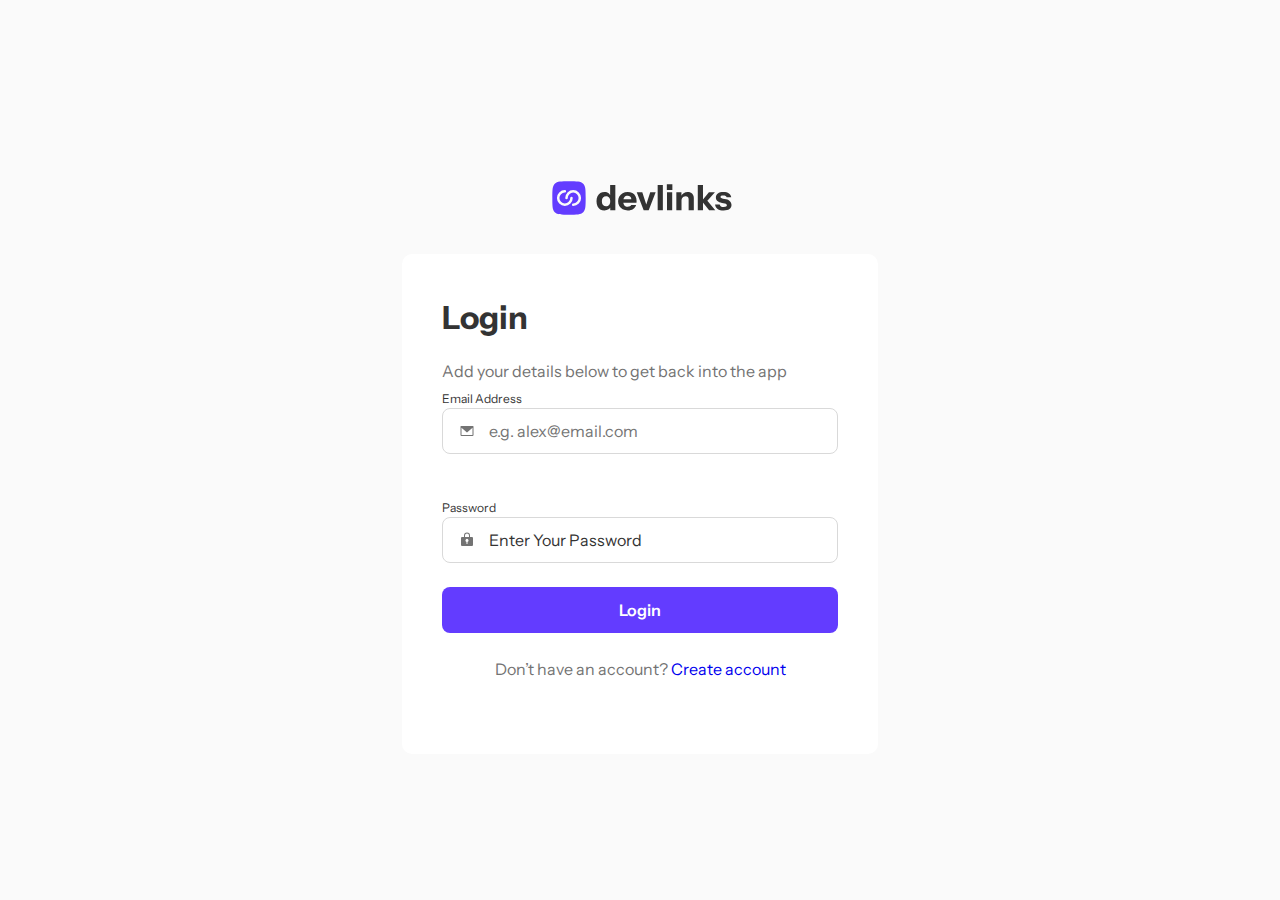
<file: index.html>
<!DOCTYPE html>
<html lang="en">
<head>
    <meta charset="UTF-8">
    <meta name="viewport" content="width=device-width, initial-scale=1.0">
    <title>Login Page</title>
    <link rel="stylesheet" href="./shared files/loginAndRegistration.css">
    <script src="./pages/login/login.js" defer></script>
</head>
<body>
    <header>
        <img id="head" src="./assets/login/logo-devlinks-large.svg" alt="devlinks">
    </header>
    <div id="loginBox">
        <p id="loginTxt">Login<br>
            <span>
                Add your details below to get back into the app
            </span>
        </p>
        <form class="login_form" onsubmit="validate(event)">
        <div id="parametersBox">
            <p class="parameterDesc">
                Email Address
            </p>
            <div class="parameterInput" id="parameterEmail">
            <label for="email Address">
                <input id="email" class="input-with-image email" type="text" placeholder="e.g. alex@email.com" name="email">
                <span id="emailError" class="error">Can't be empty</span>
                </input>   
            </label>
        </div>
            <p class="parameterDesc password">
                Password
            </p>
        <div class="parameterInput" id="parameterPassword">
            <label for="password">
                <input id="password" class="input-with-image password" for="password" type="password" placeholder="Enter Your Password" name="password">
                <span id="passwordError" class="error">Please check again</span>
                </input>   
            </label>
        </div>
            
                <button id="submit" type="submit">
                    Login
                </button> 
           
            <p id="createAcc">
                Don’t have an account?
                <span id="createAccBlue">
                    <a href="./pages/register/register.html">Create account</a>
                </span>
            </p>
        </form>
        </div>
    </div>
</body>
</html>
</file>
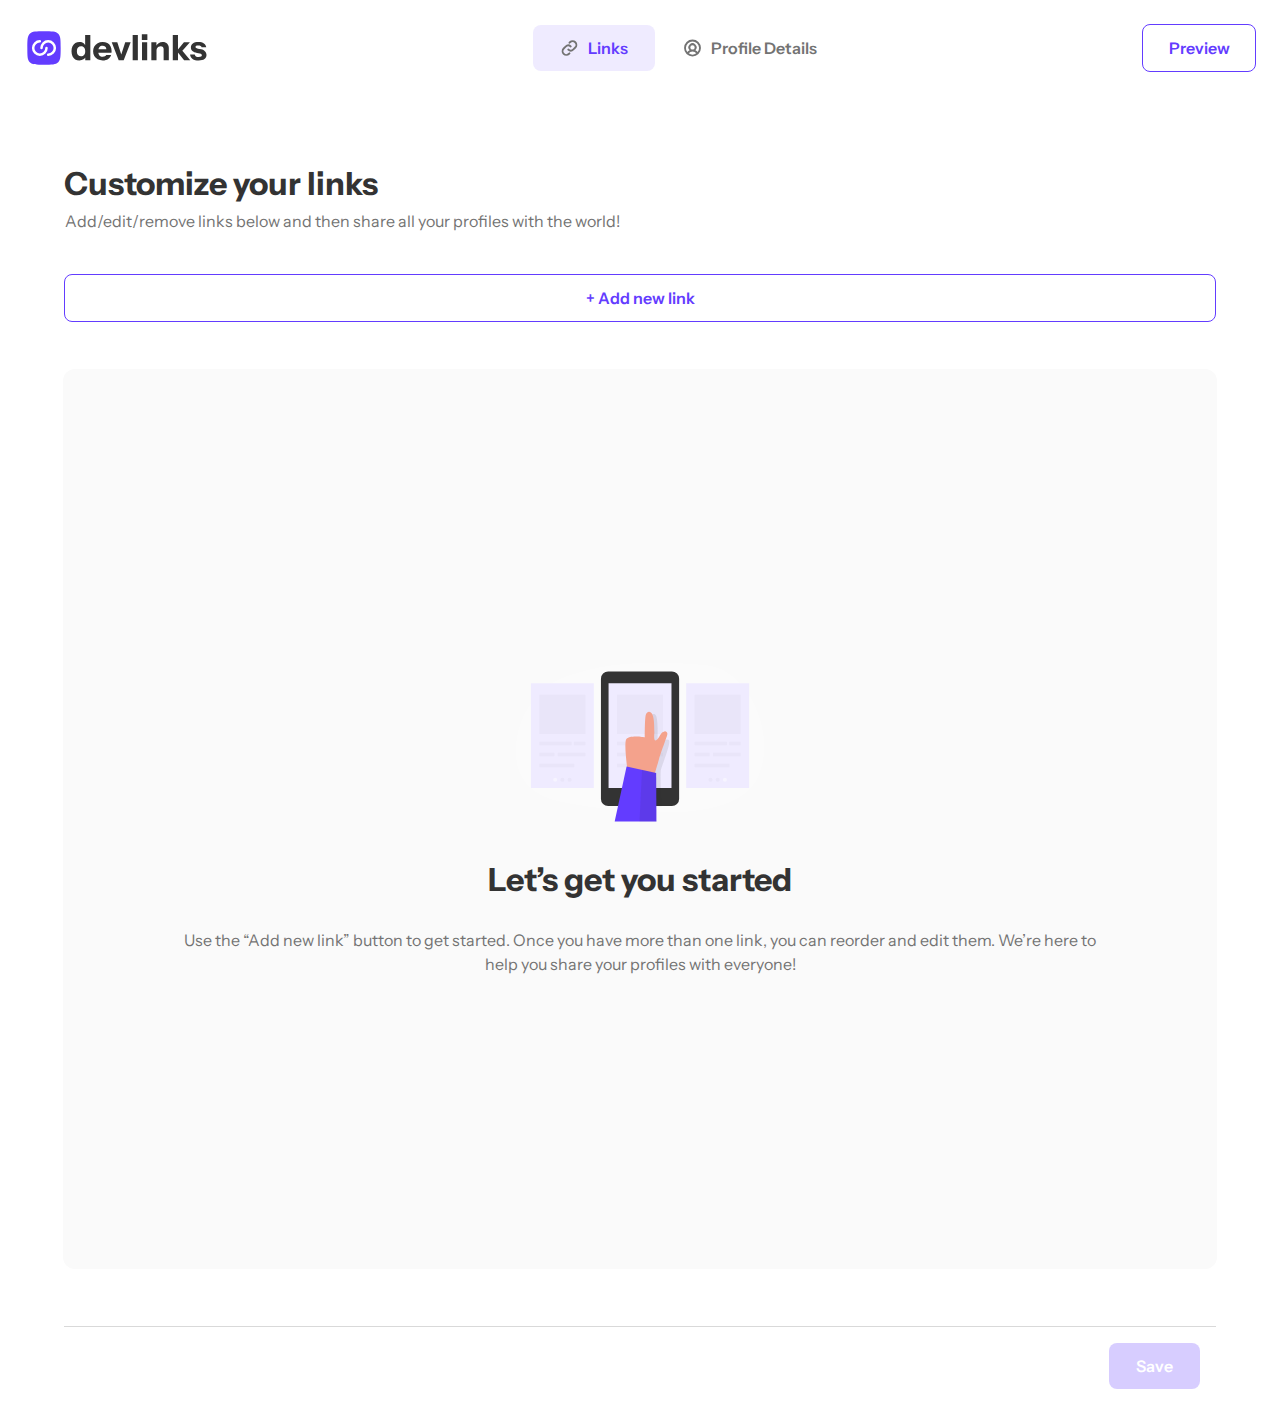
<file: pages/links/links.html>
<!DOCTYPE html>
<html lang="en">
  <head>
    <meta charset="UTF-8" />
    <meta name="viewport" content="width=device-width, initial-scale=1.0" />
    <title>links</title>
    <link rel="stylesheet" type="text/css" href="../../globals.css" />
    <link rel="stylesheet" href="./links.css" />
    <link rel="stylesheet" href="../../shared files/links-profileDetails.css" />

    <script defer src="./links.js"></script>
  </head>
  <body>
    <header>
      <div class="icons">
        <img id="logo-devlinks" src="../assets/logo-devlinks-small.svg" />
        <img id="devlinks-large" src="../assets/logo-devlinks-large.svg" />
        <div class="two-icon">
          <div class="link-div flex">
            <img id="link" src="../assets/icon-links-header.svg" />
          </div>
          <div class="profile-details">
            <img
              id="profile-details"
              src="../assets/icon-profile-details-header.svg"
            />
          </div>
        </div>
        <div class="preview-div flex">
          <img id="preview" src="../assets/icon-preview-header.svg" />
          <p class="preview-tablet">Preview</p>
        </div>
      </div>
    </header>
    <main class="main">
      <div class="for-mobile">
        <img id="mobile" src="../assets/illustration-phone-mockup.svg" />
      </div>
      <div class="column">
        <div class="desk-version">
          <div class="text">
            <h1>Customize your links</h1>
            <span class="first"
              >Add/edit/remove links below and then share all your profiles with
              the world!</span
            >
            <button id="add">+ Add new link</button>
          </div>
          <div class="main-container">
            <div class="started-div flex">
              <img
                src="../assets/illustration-empty.svg"
                id="illustration-empty"
              />
              <h2>Let’s get you started</h2>
              <p class="using-link">
                Use the “Add new link” button to get started. Once you have more
                than one link, you can reorder and edit them. We’re here to help
                you share your profiles with everyone!
              </p>
            </div>
          </div>
        </div>
        <ul class="list flex">
          <!-- <div class="container ">
            <div class="link-remove-text div">
              <div class="small flex">
                <img
                  src="../assets/links-assets/icon-drag-and-drop.svg"
                  id=" drag-and-drop"
                />
                <span class="link-one"> Link #1 </span>
              </div>
              <span class="remove">Remove</span>
            </div>
            <div class="inputs-div">
              <span class="platform">Platform</span>
              <select id="github" name="github">

              </select>
              <div class="input-link">
                <span class="link-span">Link</span>
                <input
                  type="text"
                  id="fname"
                  placeholder="e.g.https://www.github.com/johnappleseed"
                />
              </div>
            </div>
          </div> -->
        </ul>
        <footer class="last-div">
          <hr class="line" />
          <div class="button-div">
            <button id="save">Save</button>
          </div>
        </footer>
      </div>
    </main>
  </body>
</html>
</file>
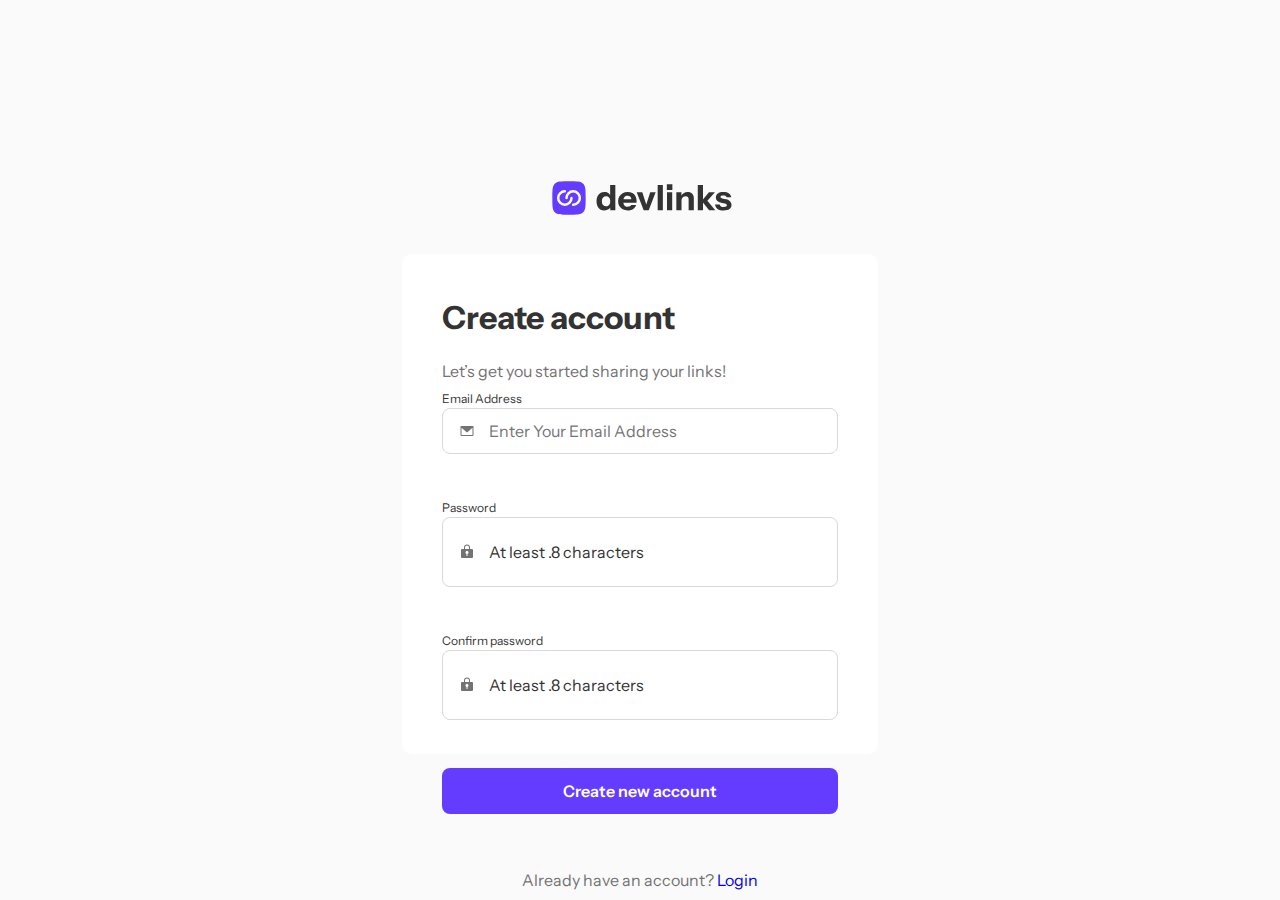
<file: pages/register/register.html>
<!DOCTYPE html>
<html lang="en">
<head>
    <meta charset="UTF-8">
    <meta name="viewport" content="width=device-width, initial-scale=1.0">
    <title>Register</title>
    <link rel="stylesheet" href="../../shared files/loginAndRegistration.css">
    <script src="register.js" defer></script>
</head>
<body>
    <header>
        <img id="head" src="../../assets/logo-devlinks-large.svg" alt="devlinks">
    </header>
    <div id="loginBox" class="forRegister">
        <p id="loginTxt">Create account<br>
            <span>
                Let’s get you started sharing your links!
            </span>
        </p>
        <form class="login_form" onsubmit="validate(event)">
        <div id="parametersBox">
            <p class="parameterDesc">
                Email Address
            </p>
            <div class="parameterInput" id="parameterEmail">
            <label for="email Address">
                <input  id="email" class="input-with-image email" for="email" type="text" placeholder="Enter Your Email Address">
                <span id="emailError" class="error">Can't be empty</span>
                </input>   
            </label>
            </div>
               
            <p class="parameterDesc password">
                Password
            </p>
            <div class="parameterInput" id="parameterPassword">
            <label for="password">
                <input id="password" class="parameterInput input-with-image password" for="password" type="password" placeholder="At least .8 characters">
                <span id="passwordError" class="error">Please check again</span>
                </input>   
            </label>
        </div>
            <p class="parameterDesc password">
                Confirm password
            </p>
            <div class="parameterInput" id="parameterConfirmPassword">
            <label for="password">
                <input id="confirmPassword" class="parameterInput input-with-image password" for="password" type="password" placeholder="At least .8 characters">
                <span id="confirmPasswordError" class="error">Passwords don't match.</span>
                </input>   
            </label>
            </div>
            <div id="submitOrReg">
                <button id="submit">
                    <span>Create new account</span>
                </button> 
            </div>
            <p id="createAcc">
                Already have an account? 
                <a href="../../index.html" id="createAccBlue">
                   Login
                </a>
            </p>
        </div>
    </div>
</body>
</html>
</file>
<file: shared files/loginAndRegistration.css>
@import url('https://fonts.googleapis.com/css2?family=Instrument+Sans:wght@400;600;700&display=swap');

*{
    margin: 0;
    padding: 0;
    box-sizing: border-box;
    text-decoration: none;
}
body{
    display: flex;
flex-direction: column;
align-items: center;
    min-height: 100vh;
    font-family: Instrument Sans, sans-serif;

}
#head{
    margin: 32px;
    gap: 64px;
}
#loginBox{
    margin-top: 71.5px;
    margin-left: 32px;
}
#loginTxt{
    color: var(--dark-grey, #333);
    font-family: Instrument Sans;
    font-size: 24px;
    font-style: normal;
    font-weight: 700;
    line-height: 150%;
}
#loginTxt span{
    color: var(--grey, #737373);
    font-family: Instrument Sans;
    font-size: 16px;
    font-style: normal;
    font-weight: 400;
    line-height: 150%;
}
#parametersBox{
    width: 311px;
}
.parameterDesc{
    color: var(--dark-grey, #333);
    font-family: Instrument Sans;
    font-size: 12px;
    font-style: normal;
    font-weight: 400;
    line-height: 150%;
}
.parameterInput{
    position: relative;
    align-items: stretch;
    padding: 12px 16px;
    border-radius: 8px;
    border: 1px solid var(--borders, #D9D9D9);
    background: var(--white, #FFF);
}
.parameterInput:focus{
    background: var(--white, #FFF);
    border: 1px solid var(--purple, #633CFF);
    box-shadow: 0px 0px 32px 0px rgba(99, 60, 255, 0.25);
}
.input-with-image:focus{
    border-radius: 8px;
    border: 1px solid var(--purple, #633CFF);
    background: var(--white, #FFF);
    box-shadow: 0px 0px 32px 0px rgba(99, 60, 255, 0.25);
}

.parameterInput input {
    flex: 1; 
    border: none;
    outline: none;
}
.parameterInput input{
    height: 100%;
    width: 386;
}
.email{
    background-image: url('../../assets/login/icon-email.svg');
}
.input-with-image.password {
    background-image: url("../../assets/login/icon-password.svg");
    background-position: left center;
    background-repeat: no-repeat;

}
.input-with-image{
    width: 95%;
    cursor: text;
    transition: 0.4s;
    background-position: left center;
    background-repeat: no-repeat;
    padding-left: 30px;
}
input[type="email"]::placeholder {
    color: var(--dark-grey, #333);
    font-family: Instrument Sans;
    font-size: 16px;
    font-style: normal;
    font-weight: 400;
    line-height: 150%;
}
input[type="password"]::placeholder {
    color: var(--dark-grey, #333);
    font-family: Instrument Sans;
    font-size: 16px;
    font-style: normal;
    font-weight: 400;
    line-height: 150%;
}

.parameterDesc.password{
    margin-top: 45px;
}
#submitOrReg{
    display: flex;
    flex-direction: column;
    margin-top: 24px;
    height: 100px;
    transition: 0.3s;
    align-items: center;
    justify-content: center;
}
#submit{
    border-radius: 8px;
    width: 311px;
    height: 46px;
    margin: auto;
    border: none;
    border-radius: 8px;
    background: var(--purple, #633CFF);
    cursor: pointer;
    transition: 0.4s;
}
#submit span{
    color: var(--white, #FFF);
    font-family: Instrument Sans;
    font-size: 16px;
    font-style: normal;
    font-weight: 600;
    line-height: 150%;
}
#createAcc{
    margin-top: 24px;
    color: var(--grey, #737373);
    text-align: center;
    font-family: Instrument Sans;
    font-size: 16px;
    font-style: normal;
    font-weight: 400;
    line-height: 150%;
}
#createAcc span{
    display: block;
    color: var(--purple, #633CFF);
    font-family: Instrument Sans;
    font-size: 16px;
    font-style: normal;
    font-weight: 400;
    line-height: 150%;
    cursor: pointer;
}
#submit:active{
    border-radius: 8px;
    background: var(--purple-hover-color, #BEADFF);
    box-shadow: 0px 0px 32px 0px rgba(99, 60, 255, 0.25);
    scale: 0.97;
}
input{
    all: unset;
}
@media (min-width:768px){
    .input-with-image{
        width: 89%;
    }
    #parametersBox{
        width: 396px;
    }
    body{
        background: var(--light-grey, #FAFAFA);
        display: flex;
        flex-direction: column;
        align-items: center;
        justify-content: center;
    }
    #loginBox{
        width: 476px;
        height: 500px;
        margin: 0px;
        background-color: white;
        border-radius: 10px;
    }
    #loginTxt{
        color: var(--dark-grey, #333);
        font-family: Instrument Sans;
        font-size: 32px;
        font-style: normal;
        font-weight: 700;
        line-height: 150%;
        margin-left: 40px;
        margin-top: 40px;}

        #loginTxt span{
            color: var(--grey, #737373);
            font-family: Instrument Sans;
            font-size: 16px;
            font-style: normal;
            font-weight: 400;
            line-height: 150%;
    }
    #parametersBox{
        margin: 0px 0px 0px 40px;
    }
    #createAcc span{
        display: inline;
    }
}
@media (min-width:1440px) {
    #loginText{
        font-size: 32px;
     line-height: 48px;
}
}
.error{
    top: 50%;
    transform: translateY(-50%);
    right: 30px;
    position: absolute;
    color: var(--red, #FF3939);
    font-family: Instrument Sans;
    font-size: 12px;
    font-style: normal;
    font-weight: 400;
    line-height: 150%;
    display: none;
}
#submit{
    font-family: inherit;
    margin-top: 24px;
    color: var(--white, #FFF);
    font-size: 16px;
    font-weight: 600;
    line-height: 150%;
    border-radius: 8px;
    width: 100%;
    height: 46px;
    align-self: center;
    border: none;
    border-radius: 8px;
    background: var(--purple, #633CFF);
    cursor: pointer;
    transition: 0.4s;
}
#submit:hover{
    background: var(--purple-hover-color, #BEADFF);
    box-shadow: 0px 0px 32px 0px rgba(99, 60, 255, 0.25);
}
.forRegister{
    height: 560px;
}
</file>
<file: globals.css>
* {
  margin: 0;
  padding: 0;
  box-sizing: border-box;
  border: 0;
  border: none;
}
:root {
  --purple: #633cff;
  --lightPurple: #efebff;
  --darkGrey: #333333;
  --grey: #737373;
  --borders: #d9d9d9;
  --lightgrey: #fafafa;
  --white: #ffffff;
  --red: #ff3939;
  --purple-hover-color: #beadff;
}
body {
  font-family: "Instrument Sans", sans-serif;
  font-style: normal;
}
</file>
<file: pages/links/links.css>
@import url("https://fonts.googleapis.com/css2?family=Instrument+Sans:wght@400;600;700&display=swap");

main {
  display: flex;
  padding: 24px;
  flex-direction: column;
  align-items: flex-start;
  gap: 40px;
  flex: 1 0 0;
  align-self: stretch;
}
h1 {
  color: var(--darkGrey, #333);
  font-size: 24px;
  font-weight: 700;
  line-height: 150%;
}
.text {
  padding: 24px;
  display: flex;
  flex-direction: column;
}
.first {
  color: var(--grey, #737373);
  font-size: 16px;
  font-weight: 400;
  line-height: 150%;
  padding: 1px;
}
button {
  display: flex;
  flex-direction: column;
  justify-content: center;
  align-items: center;
  font-family: "Instrument Sans", sans-serif;
}
#add {
  border-radius: 8px;
  border: 1px solid var(--purple, #633cff);
  display: flex;
  padding: 11px 27px;
  gap: 8px;
  margin-top: 40px;
  background-color: var(--white);
  color: var(--purple, #633cff);
  font-size: 16px;
  font-weight: 600;
  line-height: 150%;
}
.started-div {
  padding: 45px;
  flex-direction: column;
  gap: 12px;
  flex: 1 0 0;
  border-radius: 12px;
  background: var(--lightgrey, #fafafa);
}
#illustration-empty {
  min-width: 124.765px;
  height: 80px;
}
h2 {
  color: var(--darkGrey, #333);
  text-align: center;
  font-size: 24px;
  font-weight: 700;
  line-height: 150%;
}

.using-link {
  color: var(--grey, #737373);
  text-align: center;
  font-size: 16px;
  font-weight: 400;
  line-height: 150%;
}

#save {
  padding: 11px 27px;
  gap: 8px;
  align-self: stretch;
  border-radius: 8px;
  opacity: 0.25;
  background: var(--purple, #633cff);
  width: 100%;
  color: var(--white, #fff);
  font-size: 16px;
  font-weight: 600;
  line-height: 150%;
}
.button-div {
  padding: 16px;
}
.line {
  background: var(--borders, #d9d9d9);
  width: 100%;
  height: 1px;
}

.container {
  border-radius: 12px;
  background: var(--light-grey, #fafafa);
  padding: 24px;
  flex-direction: column;
  gap: 12px;
}
.link-remove-text {
  display: flex;
  justify-content: space-between;
}
.link-one {
  color: var(--grey, #737373);
  font-size: 16px;
  font-weight: 700;
  line-height: 150%;
}
.remove {
  color: var(--grey, #737373);
  font-size: 16px;
  font-style: normal;
  font-weight: 400;
  line-height: 150%;
}
main {
  align-items: center;
}
.platform {
  color: var(--dark-grey, #333);
  font-size: 12px;
  font-weight: 400;
  line-height: 150%;
}
#github {
  border-radius: 8px;
  border: 1px solid var(--borders, #d9d9d9);
  background-image: url(../assets/links-assets/icon-github.svg),
    url(../assets/links-assets/arrow-icon.svg);
  background-repeat: no-repeat;
  background-position-y: center;
  background-position-x: 16px, 223px;
  margin-top: 4px;
  display: flex;
  padding: 12px 38px;
  align-items: center;
  gap: 12px;
  min-width: 255px;
  -webkit-appearance: none;
  appearance: none;
  -moz-appearance: none;
}
.input-link {
  margin-top: 12px;
  display: flex;
  flex-direction: column;
  gap: 4px;
}
#fname {
  border-radius: 8px;
  border: 1px solid var(--borders, #d9d9d9);
  background: url(../assets/links-assets/icon-link-copied-to-clipboard.svg)
    var(--white, #fff);
  background-repeat: no-repeat;
  background-position-x: 16px;
  background-position-y: center;
  display: flex;
  padding: 16px 16px 16px 40px;
  align-items: flex-start;
  gap: 24px;
  align-self: stretch;
}
#fname::placeholder {
  opacity: 0.5;
}
#devlinks-large {
  display: none;
}
.tablet-version {
  display: none;
}
.small {
  gap: 8px;
}
.preview-tablet {
  color: var(--Purple, #633cff);
  font-size: 16px;
  font-weight: 600;
  line-height: 150%;
  display: none;
}

h1 {
  color: var(--Dark-Grey, #333);
  font-size: 32px;
  font-weight: 700;
  line-height: 150%;
}

@media screen and (min-width: 768px) {
  #logo-devlinks {
    display: none;
  }
  #devlinks-large {
    display: block;
  }
  .link-div {
    min-width: 122px;
    min-height: 46px;
  }
  .link-div::after {
    content: "Links";
    color: var(--purple, #633cff);
    font-size: 16px;
    font-weight: 600;
    line-height: 150%;
  }
  .profile-details {
    display: flex;
    align-items: center;
    gap: 8px;
  }
  .profile-details::after {
    content: "Profile Details";
    color: var(--grey, #737373);
    font-size: 16px;
    font-weight: 600;
    line-height: 24px;
  }
  #add {
    min-width: 641px;
    height: 48px;
  }
  #illustration-empty {
    min-width: 249.53px;
    min-height: 160px;
  }
  main {
    gap: 0;
    padding: 40px;
  }
  .started-div {
    gap: 24px;
    min-height: 100vh;
    padding: 20px;
  }
  h2 {
    padding-top: 10px;
    font-size: 32px;
  }
  .using-link {
    padding: 0px 100px;
  }

  #save {
    width: 91px;
    height: 46px;
    position: absolute;
    right: 40px;
  }
  .main-container {
    padding: 23px;
  }
  .container {
    min-width: 640px;
    min-height: 228px;
    padding: 20px;
  }
  #github {
    width: 100%;
    background-position-x: 16px, 570px;
  }
  .tablet-version {
    margin-top: 10px;
    position: relative;
    padding: 20px;
    top: 250px;
  }
  #preview {
    display: none;
  }
  .preview-tablet {
    display: block;
  }
  .preview-div {
    min-width: 114px;
    min-height: 46px;
  }
  .list{
    flex-direction: column;
  }
  @media screen and (min-width: 1440px) {
    .link-div {
      min-height: 122px;
      min-height: 46px;
    }
    .using-link {
      padding: 0 112px;
    }
    .started-div {
      min-height: 429px;
    }

    .list {
      gap: 20px;
    }
  }
}
</file>
<file: shared files/links-profileDetails.css>
.flex {
  display: flex;
  justify-content: center;
  align-items: center;
}
header {
  padding: 16px 16px 0 24px;
}
.two-logo {
  display: flex;
  justify-content: space-between;
}
.icons {
  display: flex;
  gap: 64px;
  justify-content: space-between;
}
.preview-div {
  padding: 11px 16px;
  border-radius: 8px;
  border: 1px solid var(--purple, #633cff);
}
.link-div {
  padding: 11px 27px;
  gap: 8px;
  border-radius: 8px;
  background: var(--lightPurple, #efebff);
  width: 74px;
  height: 42px;
}
.two-icon {
  display: flex;
  justify-content: center;
  align-items: center;
  gap: 27px;
}

footer {
  margin-top: 25px;
  padding: 0 16px;
}
.for-mobile {
  display: none;
}
@media screen and (min-width: 768px) {
  .last-div {
    margin-top: 10px;
    position: relative;
    padding: 24px;
  }
  header {
    padding: 24px;
  }
}

@media screen and (min-width: 1440px) {
  .for-mobile {
    min-height: 786px;
    border-radius: 12px;
    background-color: var(--white, #fff);
    display: flex;
    min-width: 560px;
    padding: 24px;
    gap: 8px;
    justify-content: center;
    align-self: flex-start;
  }
  main {
    flex-direction: row;
    padding: 0 40px 40px 40px;
  }
}
</file>
